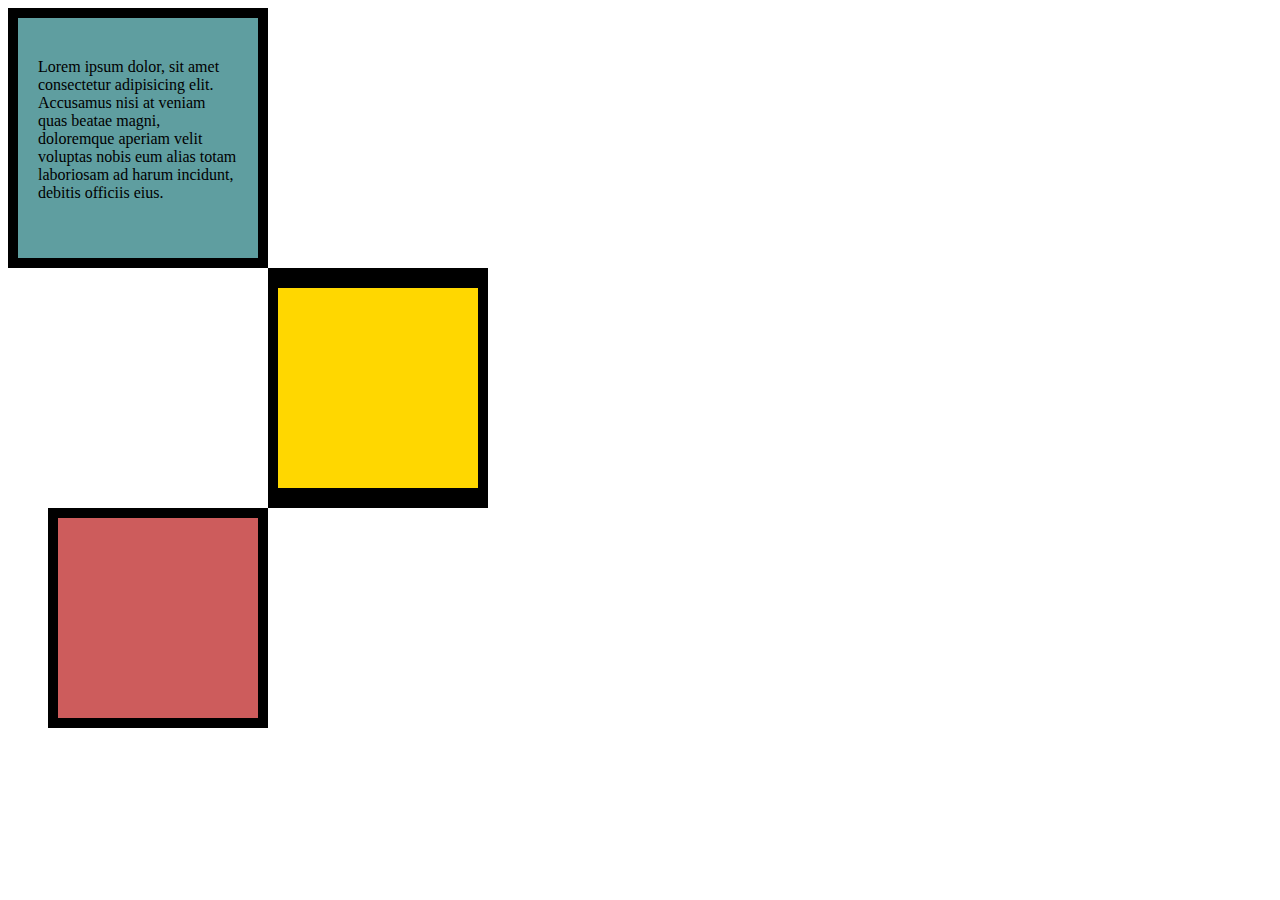
<file: CSS Box model/index.html>
<!DOCTYPE html>
<html lang="en">

<head>
  <meta charset="UTF-8">
  <title>CSS Box Model</title>
  <style>
    /* Write your CSS code here */
  div{
    height : 200px;
    width : 200px;
  }
  p {
    margin-bottom: 20px;
    margin-top: 20px;
  }
  #first{
    background-color:cadetblue ;
    border: solid black 10px;
    padding: 20px;

  }
  #second{
   
    background-color:gold ;
    border: solid black;
    margin-left: 260px;
    border-width: 20px 10px;

  }
  #third{
    background-color: indianred;
    border: solid black;
    margin-left: 40px;
    border-width: 10px;
  }
  </style>
</head>

<body>


  <!-- TODOs:
1. Create 3 Boxes using the div element.

2. Set their sizes to 200px heigh by 200px wide.
3. Set different background colors for each of the boxes (I used cadetblue, gold and indianred).
4. Add a paragraph <p> element into the first div and add the following words:
    Lorem ipsum dolor sit amet, consectetur adipiscing elit. Aliquam at sapien porttitor urna elementum lacinia. In
    id magna pulvinar, ultricies lorem id, vehicula elit. Aliquam eu luctus nisl, vitae pellentesque magna. Phasellus
    dolor metus, laoreet ac convallis sit amet, efficitur sed dolor.
5. Set the 1st div to have 20px padding all around with a black 10px border.
6. Fix the style of the <p> element to remove all margins.
Hint: Use the CSS inspector in Chrome.
7. Set the 2nd div to have a 20px border on top and bottom and 10px border left and right. (See goal image)
8. Set the 3rd div to have a 10px border 
9. Set the margins for the divs so that each box corner touches the other. (See the goal image)
-->
<div id="first">
  <p>Lorem ipsum dolor, sit amet consectetur adipisicing elit. Accusamus nisi at veniam quas beatae magni, doloremque aperiam velit voluptas nobis eum alias totam laboriosam ad harum incidunt, debitis officiis eius.</p>
</div>
<div id="second">

</div>
<div id="third">

</div>
</body>

</html>
</file>
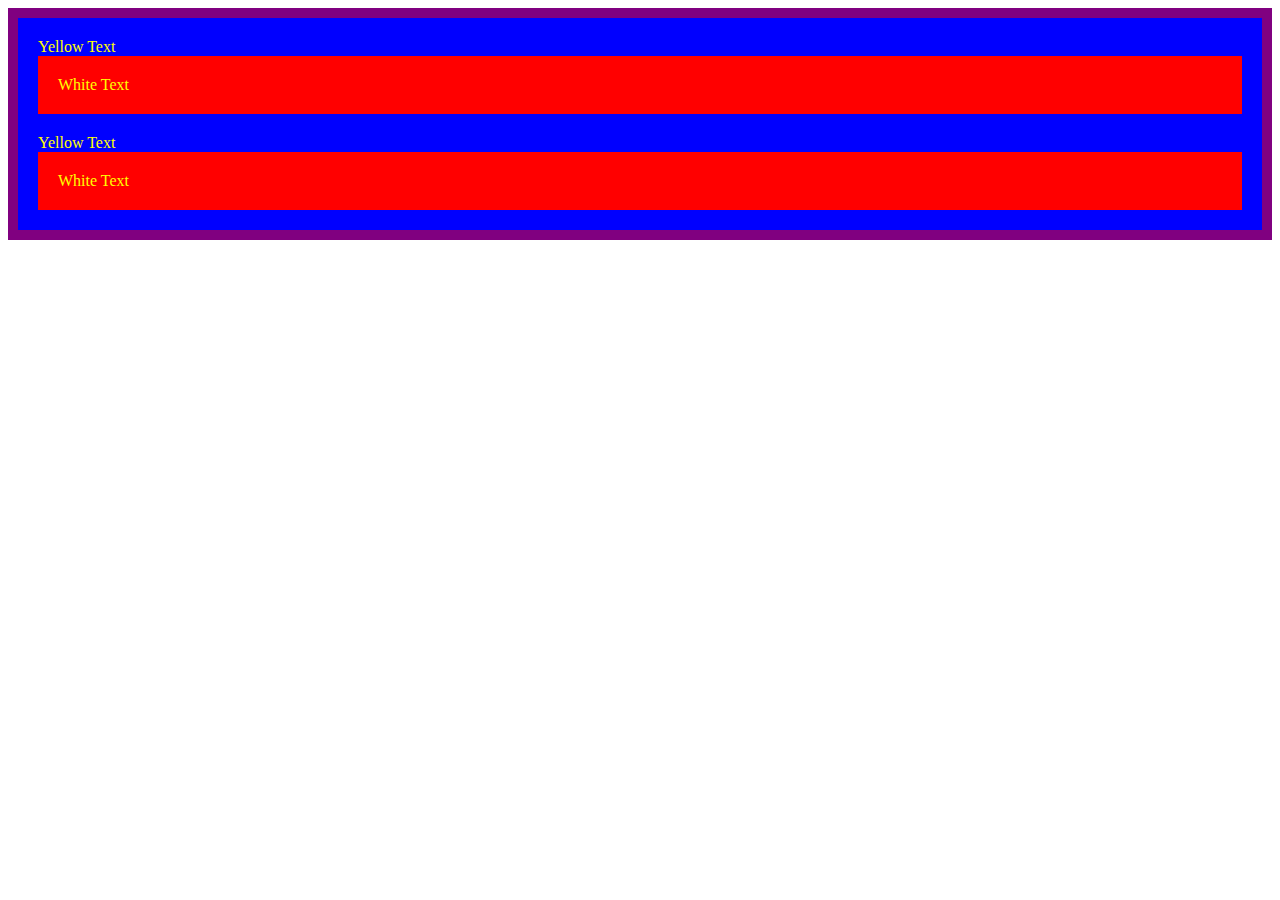
<file: CSS cascade/index.html>
<!DOCTYPE html>
<html lang="en">

<head>
  <meta charset="UTF-8">
  <title>CSS Cascade</title>
  <link rel="stylesheet" href="./style.css">
</head>

<body>
  <div id="outer-box" class="box">
    <div class="box">
      <p>Yellow Text</p>
      <div class="box inner-box">
        <p class="white-text">White Text</p>
      </div>
    </div>
    <div class="box">
      <p>Yellow Text</p>
      <div class="box inner-box">
        <p class="white-text">White Text</p>
      </div>
    </div>
  </div>
</body>

</html>
</file>
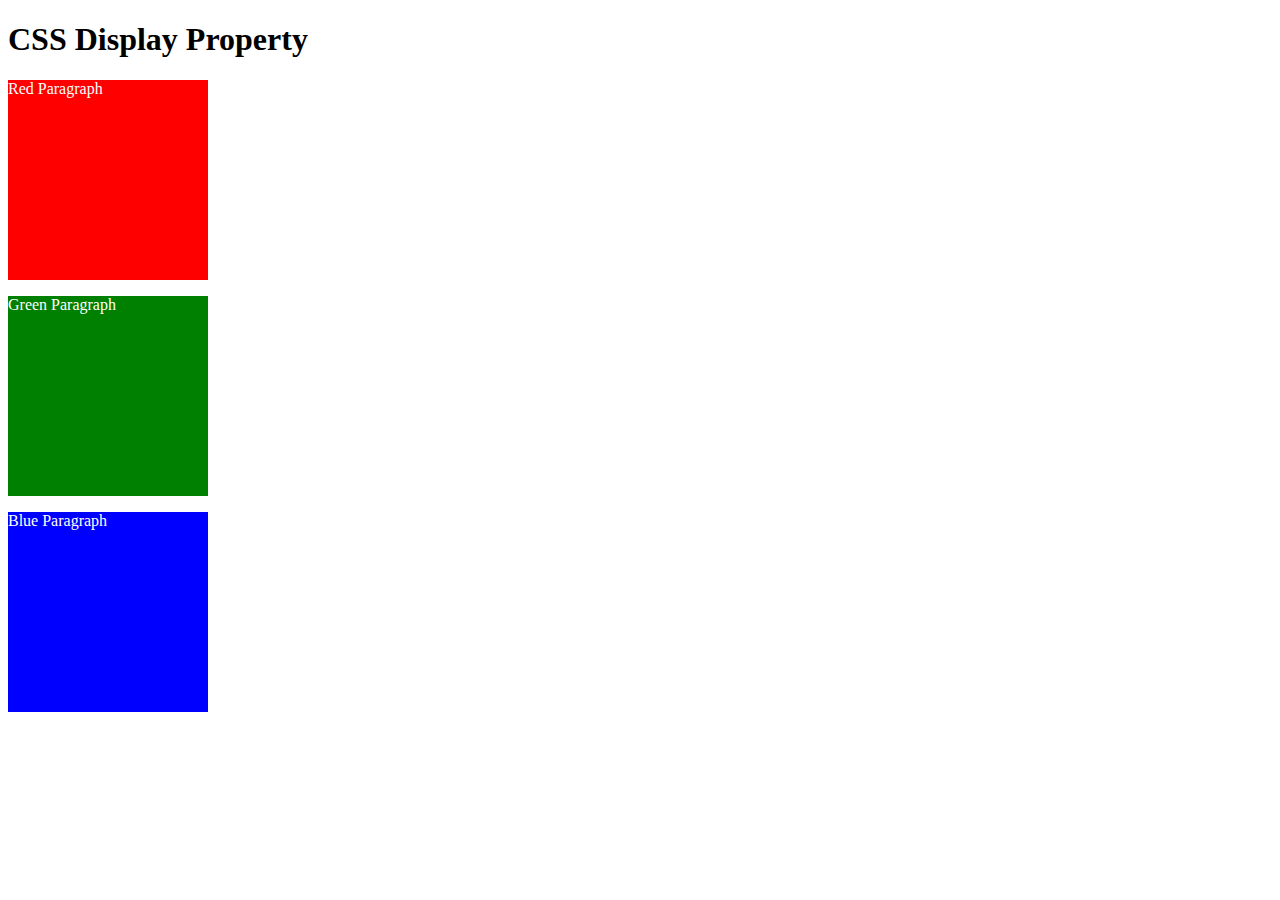
<file: CSS display/index.html>
<!DOCTYPE html>
<html>

<!-- 
  TODO
1. By changing only the display property of the CSS make all 3 squares line up horizontally like in goal1 image.
2. Change only the display property to make all 3 squares line up vertically like in goal2 image. 
-->

<head>
  <title>CSS Display Property Example</title>
  <style>
    p {
      color: white;
    }

    .red {
      display: block;
      width: 200px;
      height: 200px;
      background-color: red;
    }

    .green {
      display: block;
      width: 200px;
      height: 200px;
      background-color: green;
    }

    .blue {
      display: block;
      width: 200px;
      height: 200px;
      background-color: blue;
    }
  </style>
</head>


<body>
  <h1>CSS Display Property</h1>
  <p class="red">Red Paragraph </p>
  <p class="green">Green Paragraph</p>
  <p class="blue">Blue Paragraph</p>
</body>

</html>
</file>
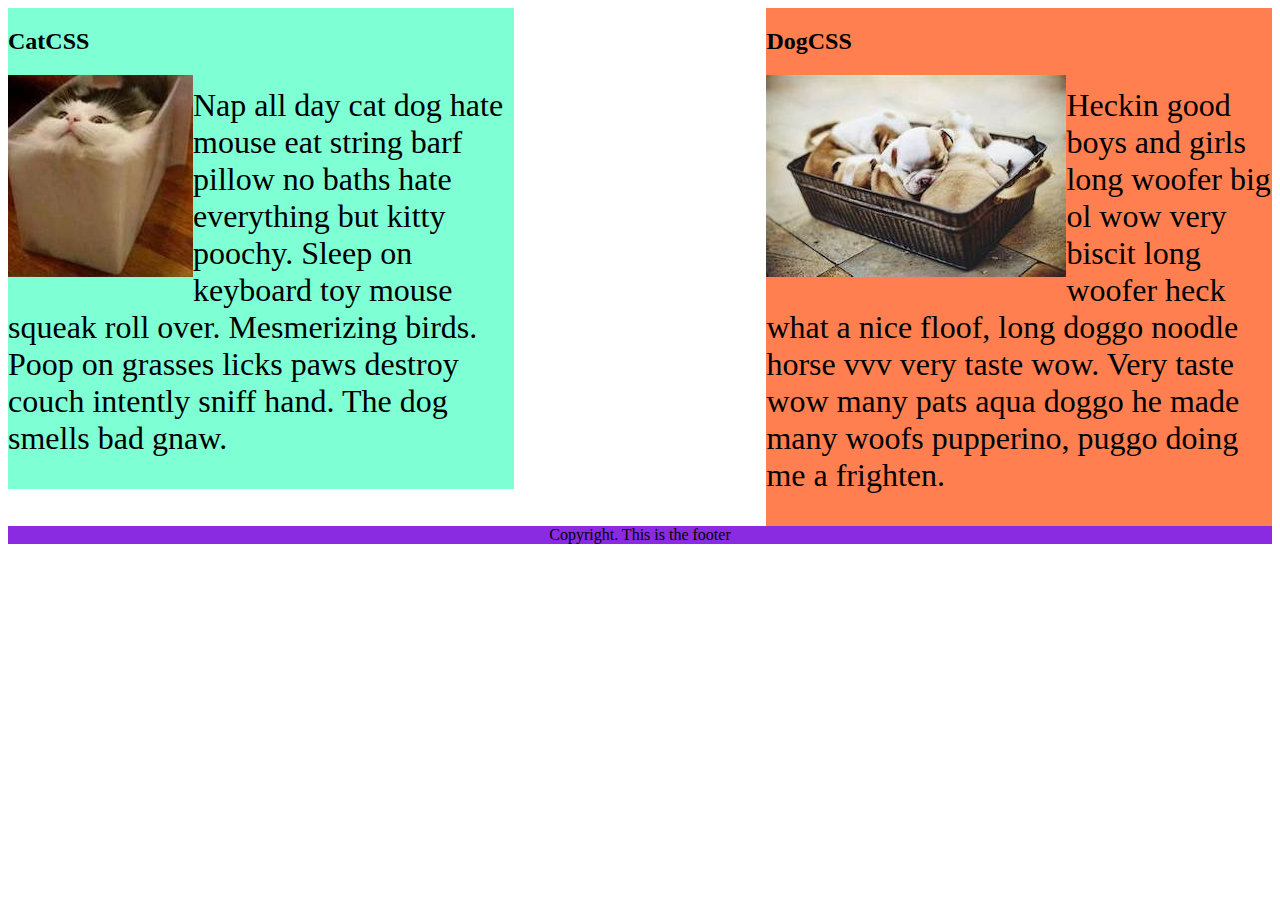
<file: CSS float/index.html>
<!DOCTYPE html>
<html lang="en">

<!-- TODO
1. Make both paragraph elements wrap around the image.
2. Use Float to move the cat div to the left and the dog div to the right.
3. Use clear to make the footer go below both the cat and dog div. -->

<head>
  <meta charset="UTF-8">
  <title>CSS Float</title>
  <style>
    div {
      display: inline-block;
      width: 40%;
    }

    p {
      font-size: 2em;
    }

    .cat {
      background-color: aquamarine;
      float: left;
    }

    .dog {
      background-color: coral;
      float:right
    }

    footer {
      text-align: center;
      background-color: blueviolet;
      clear: both;
    }
    img{
      float: left;
    }
    


  </style>
</head>

<body>
  <div class="cat">
    <h2>CatCSS</h2>

    <img src="cat.jpeg" alt="cat in a box" />
    <p class="first-paragraph">Nap all day cat dog hate mouse eat string barf pillow no baths hate everything but kitty
      poochy. Sleep on keyboard
      toy
      mouse squeak roll over. Mesmerizing birds. Poop on grasses licks paws destroy couch intently sniff hand. The dog
      smells
      bad gnaw.</p>
  </div>
  <div class="dog">
    <h2>DogCSS</h2>
    <img src="dog.jpeg" alt="dogs in a box" />
    <p class="second-paragraph">Heckin good boys and girls long woofer big ol wow very biscit long woofer heck what a
      nice
      floof, long doggo noodle
      horse vvv very taste wow. Very taste wow many pats aqua doggo he made many woofs pupperino, puggo doing me a
      frighten.</p>
  </div>

  <footer>Copyright. This is the footer</footer>
</body>

</html>
</file>
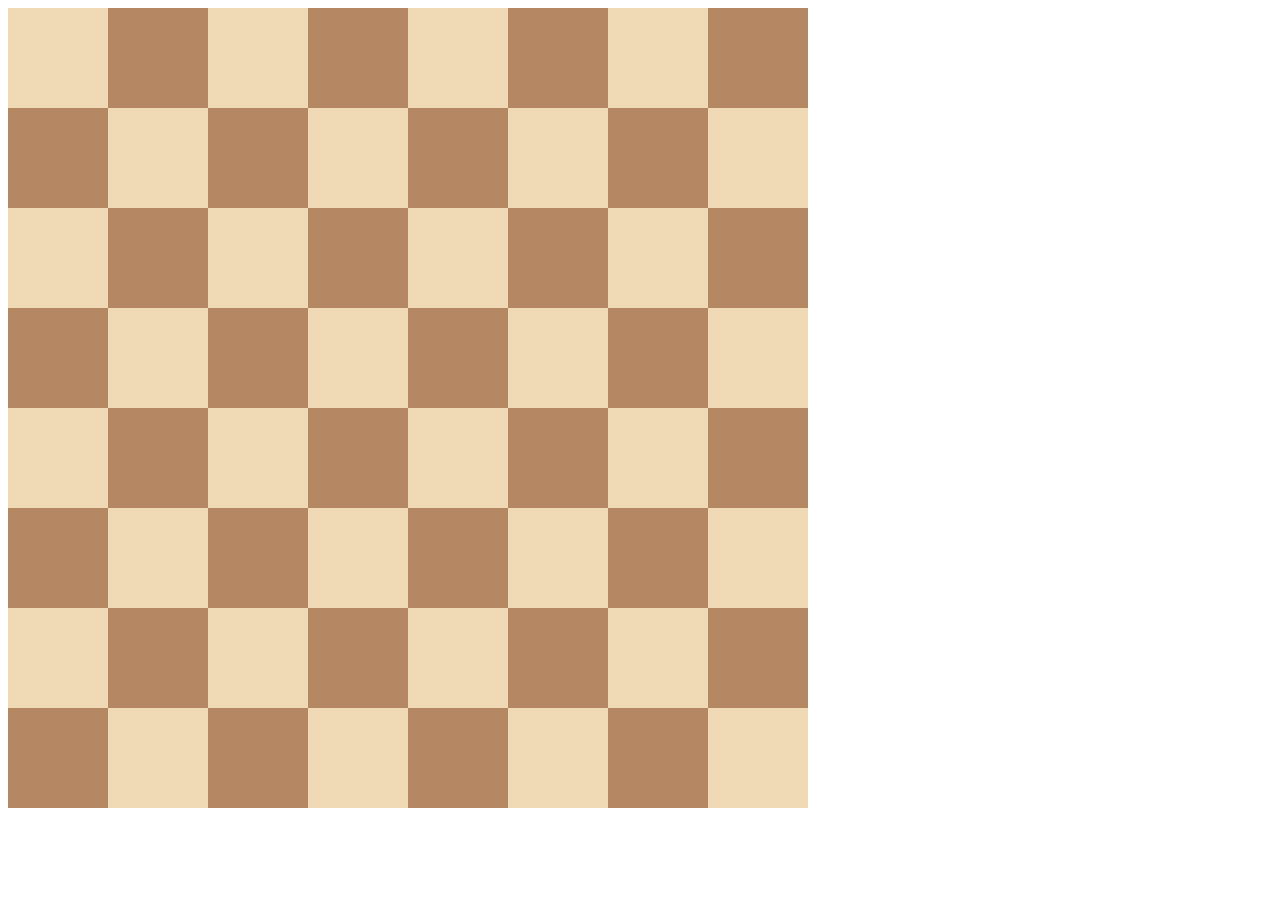
<file: CSS Grid chessboard/index.html>
<!DOCTYPE html>
<html>

<head>
  <title>Chessboard</title>
  <style>
    /* Write your code here */
    /* Each square should be 100px by 100px */
    /* My colours for white: #f0d9b5, black: #b58863 */
    .container{
      width: 800px;
      display: grid;
      grid-template-columns:1fr 1fr 1fr 1fr 1fr 1fr 1fr 1fr;
      grid-template-rows:1fr 1fr 1fr 1fr 1fr 1fr 1fr 1fr  ; 
      
        
     }
     .white{
      width: 100px;
      height: 100px;
      background-color: #f0d9b5 ;
     }
     .black{
      background-color: #b58863;
      width: 100px;
      height: 100px;
    
     }
  </style>
</head>

<body>
  <div class="container">
    <div class="white"></div>
    <div class="black"></div>
    <div class="white"></div>
    <div class="black"></div>
    <div class="white"></div>
    <div class="black"></div>
    <div class="white"></div>
    <div class="black"></div>
    <div class="black"></div>
    <div class="white"></div>
    <div class="black"></div>
    <div class="white"></div>
    <div class="black"></div>
    <div class="white"></div>
    <div class="black"></div>
    <div class="white"></div>
    <div class="white"></div>
    <div class="black"></div>
    <div class="white"></div>
    <div class="black"></div>
    <div class="white"></div>
    <div class="black"></div>
    <div class="white"></div>
    <div class="black"></div>
    <div class="black"></div>
    <div class="white"></div>
    <div class="black"></div>
    <div class="white"></div>
    <div class="black"></div>
    <div class="white"></div>
    <div class="black"></div>
    <div class="white"></div>
    <div class="white"></div>
    <div class="black"></div>
    <div class="white"></div>
    <div class="black"></div>
    <div class="white"></div>
    <div class="black"></div>
    <div class="white"></div>
    <div class="black"></div>
    <div class="black"></div>
    <div class="white"></div>
    <div class="black"></div>
    <div class="white"></div>
    <div class="black"></div>
    <div class="white"></div>
    <div class="black"></div>
    <div class="white"></div>
    <div class="white"></div>
    <div class="black"></div>
    <div class="white"></div>
    <div class="black"></div>
    <div class="white"></div>
    <div class="black"></div>
    <div class="white"></div>
    <div class="black"></div>
    <div class="black"></div>
    <div class="white"></div>
    <div class="black"></div>
    <div class="white"></div>
    <div class="black"></div>
    <div class="white"></div>
    <div class="black"></div>
    <div class="white"></div>
  </div>
</body>

</html>
</file>
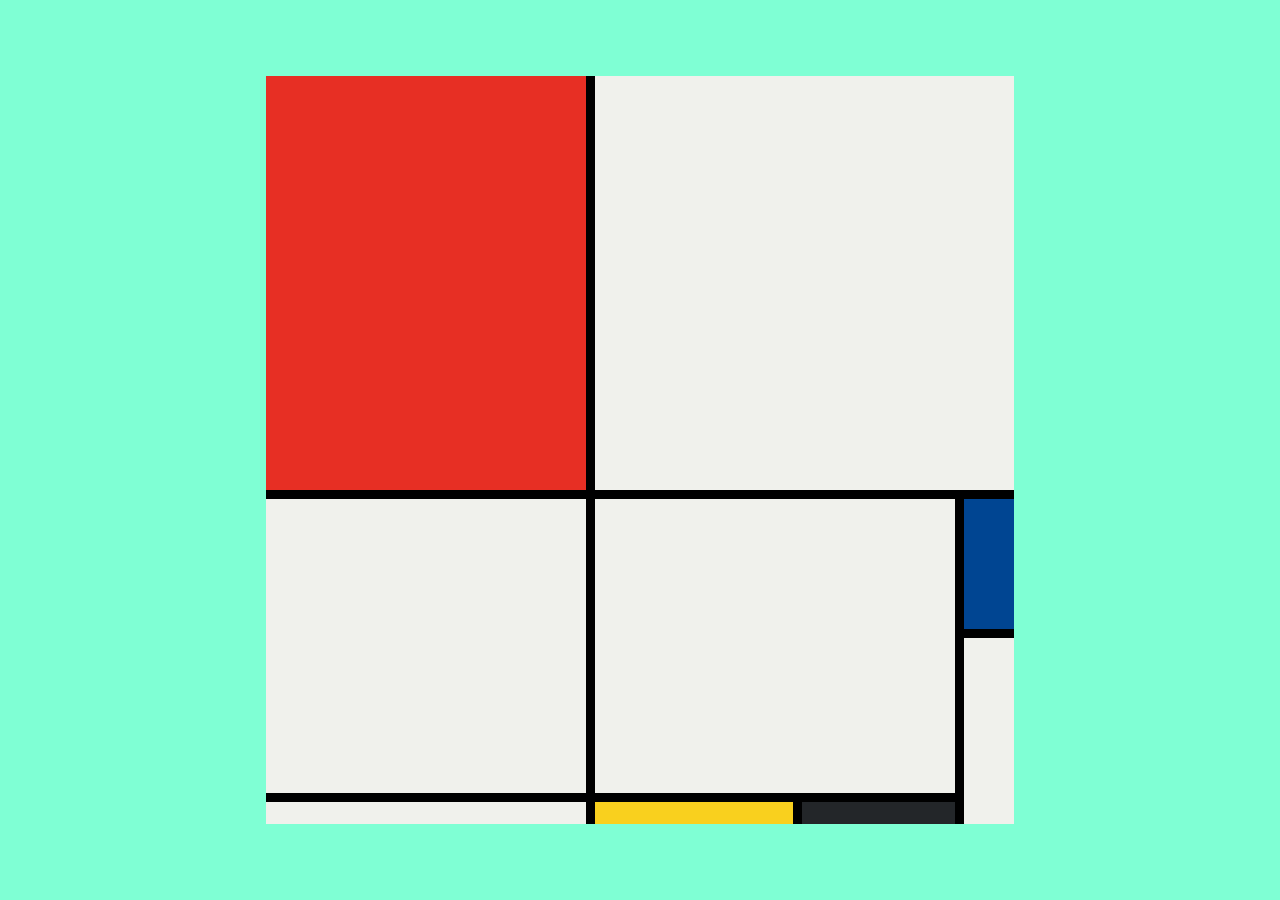
<file: CSS grid mandorian project/index.html>
<!DOCTYPE html>
<html lang="en">

<head>
  <meta charset="UTF-8">
  <meta name="viewport" content="width=device-width, initial-scale=1.0">
  <title>Mondrian Project</title>
  <style>
    /* 
    Write your CSS here 
    Gap Colour: #000
    White: #F0F1EC
    Red: #E72F24
    Black: #232629
    Blue: #004592
    Yellow: #F9D01E

    For dimensions, see dimensions.png image.
    HINT: Remember you can't change the properties of grid lines.
    But grid lines are transparent!
    */
    body{
      background-color: aquamarine;
      display: flex;
      justify-content: center;
      align-items: center;
      height: 100vh;
      margin: 0;
      padding: 0;
    }
    .container{
      display: grid;
      grid-template-columns:320px 198px 153px 50px;
      grid-template-rows:   414px 130px 155px 22px ;
      gap: 9px;
      background-color: #000;
      width: 748px;
      height: 748px;
    }
    .item{
      
    }
    .white1{
      background-color:#F0F1EC ;
      grid-column: 2/5;
    }
    .white2{
       background-color: #F0F1EC;
       grid-area:2/1/4/2;
    }
    .white3{
      background-color: #F0F1EC;
      grid-area: 2/2/4/4;
    }
    .white4{
      background-color: #F0F1EC;
      grid-area: 3/4/-1/-1;
    }
    .white5{
      background-color: #F0F1EC;
    }
    .red{
      background-color: #E72F24;
    }
    .yellow{
      background-color:#F9D01E ;
    }
    .blue{
      background-color:#004592 ;
      border-bottom:10px;
    }
    .black{
      background-color:#232629 ;
      
    }
  </style>
</head>

<body>
  <!-- Write your HTML here -->
  <div class="container">
    <div class=" item red"></div>
    <div class="item white1"></div>
    
    <div class=" item white2"></div>
    <div class=" item white3"></div>
    <div class="item blue"></div>
    
    
    <div class="item white4"></div>
    <div class="item white5"></div>
    <div class="item yellow"></div>
    <div class="item black"></div>
    
    



    
  </div>
</body>

</html>
</file>
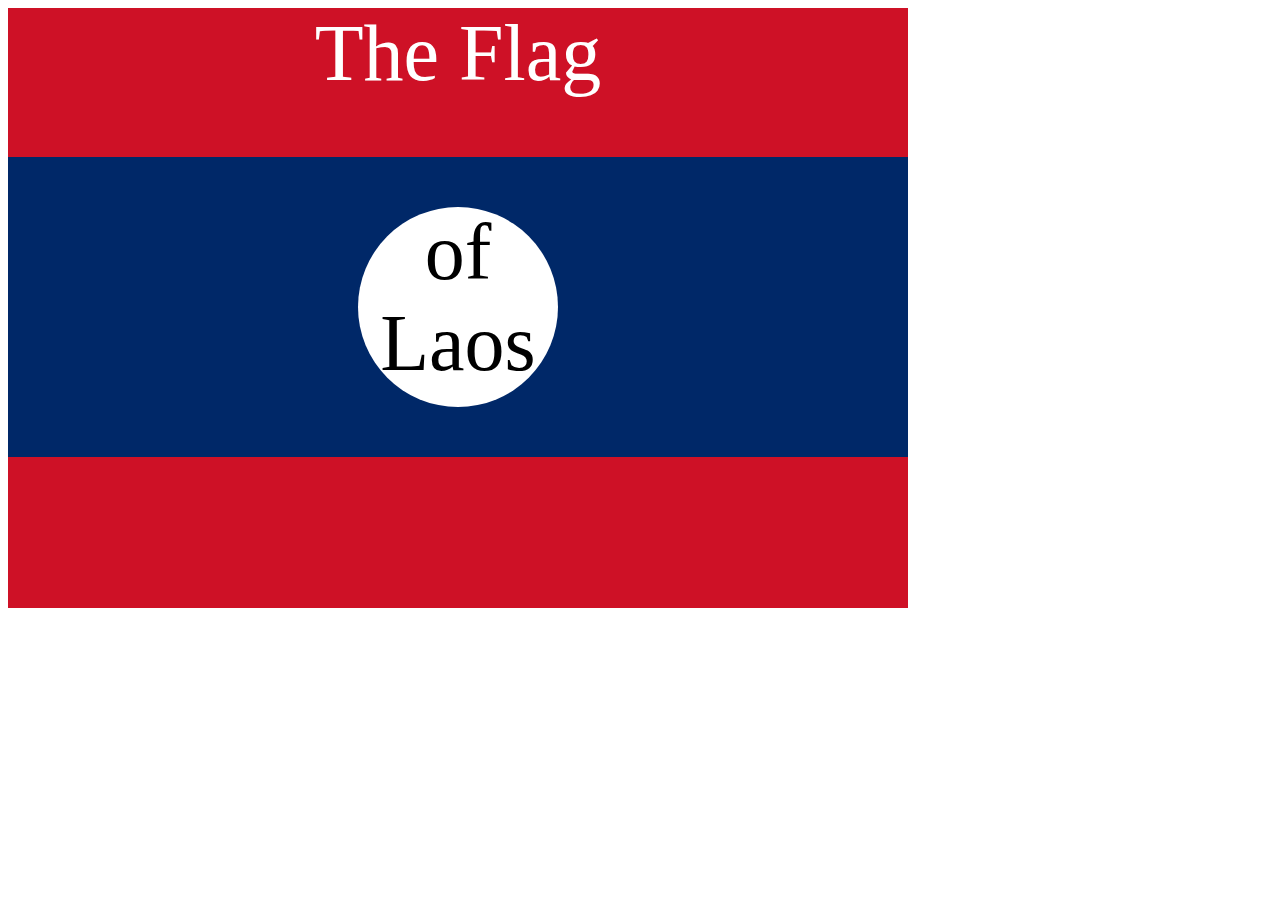
<file: CSS positioning/index.html>
<!DOCTYPE html>
<html lang="en">

<head>
  <meta charset="UTF-8">
  <title>CSS Flag Project</title>
  <style>
    /* Write your CSS Code here */
    /* Red rect */
    .flag{
      background-color: rgb(206, 17, 38);
      height:600px ;
      width: 900px;
  
    }
   
    
    .flag div>div{
      text-align: center;
      color: black;
      text-align:center;
    }
    
    .flag div{
      height: 300px;
      width:900px;
      background-color: #002868;
      margin-top: 125px;
      position: absolute;
      margin-top:58px ;
      
    }
    .flag div div{
       height: 200px;
       width: 200px;
       border-radius: 50%;
       background-color:white;
       position: relative;
       top: 50px;
       left: 350px;
       font-size: larger;
       padding: 0;
       margin: 0;
       font-size: 5rem;
    }
    p{
      color: white;
      text-align: center;
      font-size: 5rem;
      margin: 0;
      padding: 0;
    }
    .flag div>div p{
      color: black;
    }
    
   
 
  </style>
</head>

<!-- 
  IMPORTANT! Do not change any HTML
Don't add any classes/ids/elements 
Use what you know about combining selectors 
and CSS specificity instead.
Hint 1: The flag is 900px by 600px and the circle is 200px by 200px.
Hint 2: You can use CSS inspection to get the colors from
https://appbrewery.github.io/flag-of-laos/
-->

<body>
  <div class="flag">
    <p>The Flag</p>
    <div>
      <div>
        <p>of Laos</p>
      </div>
    </div>
  </div>
</body>

</html>
</file>
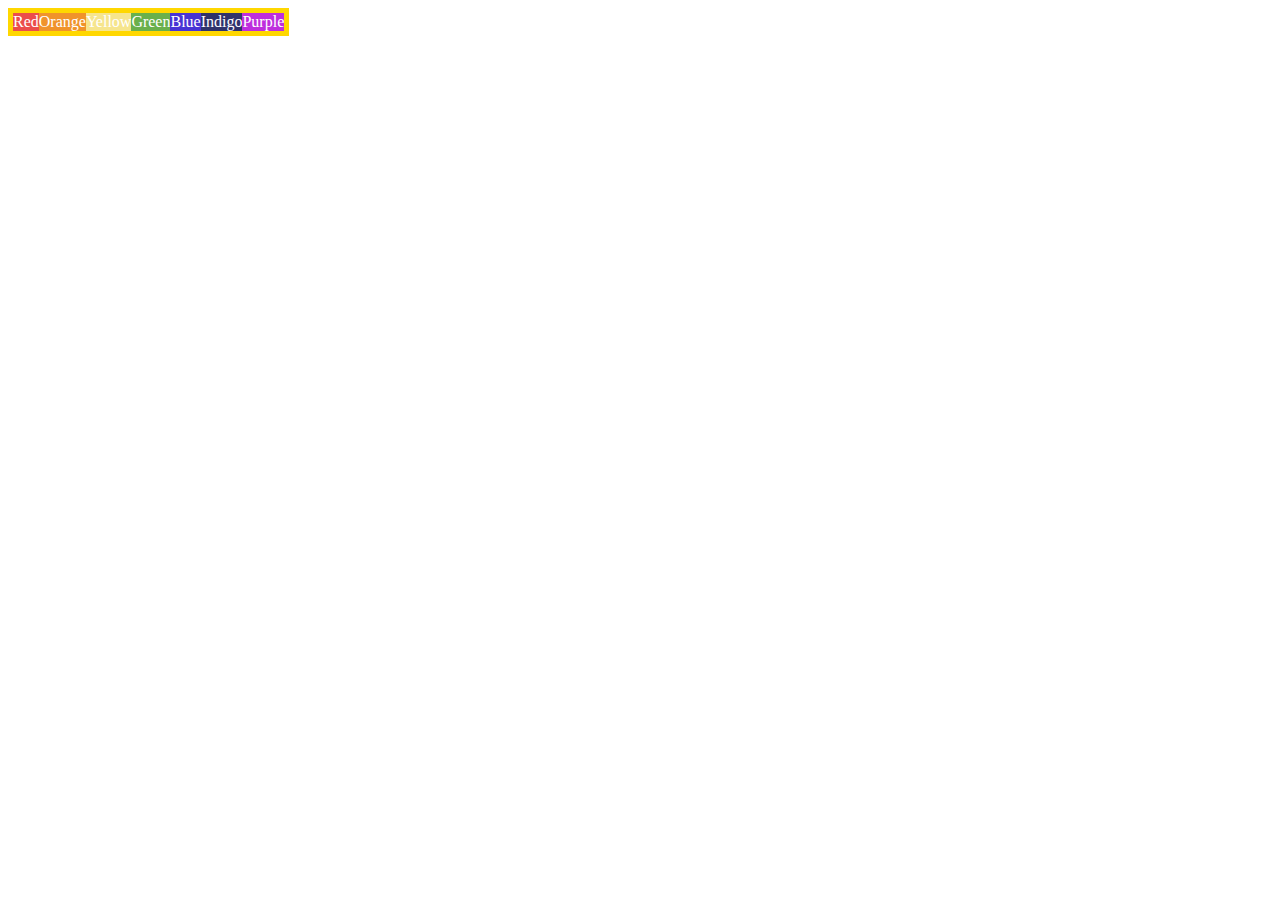
<file: Flex direction/index.html>
<!DOCTYPE html>
<html lang="en">

<head>
  <meta charset="UTF-8">
  <meta name="viewport" content="width=device-width, initial-scale=1.0">
  <title>Flex Direction</title>
  <!-- HINT:
  https://developer.mozilla.org/en-US/docs/Web/CSS/Universal_selectors
  https://developer.mozilla.org/en-US/docs/Learn/CSS/Building_blocks/Selectors/Combinators 
  -->
  <style>
    .container {
      color: white;
      border: 5px solid gold;
      display: inline-flex;
      flex-direction: row;
      
      
    }
    div>div{
      flex: basis 100px;

    }

    /*
Select all the elements that are the direct
children of the .container class.
    */

    .red {background-color: #eb4d4b;}
    .orange {background-color: #f0932b;}
    .yellow {background-color: #f6e58d;}
    .green {background-color: #6ab04c;}
    .blue {background-color: #4834d4;}
    .indigo {background-color: #30336b;}
    .purple {background-color: #be2edd;}
  </style>
</head>

<body>
  <div class="container">
    <div class="red">Red</div>
    <div class="orange">Orange</div>
    <div class="yellow">Yellow</div>
    <div class="green">Green</div>
    <div class="blue">Blue</div>
    <div class="indigo">Indigo</div>
    <div class="purple">Purple</div>
  </div>
  
</body>

</html>
</file>
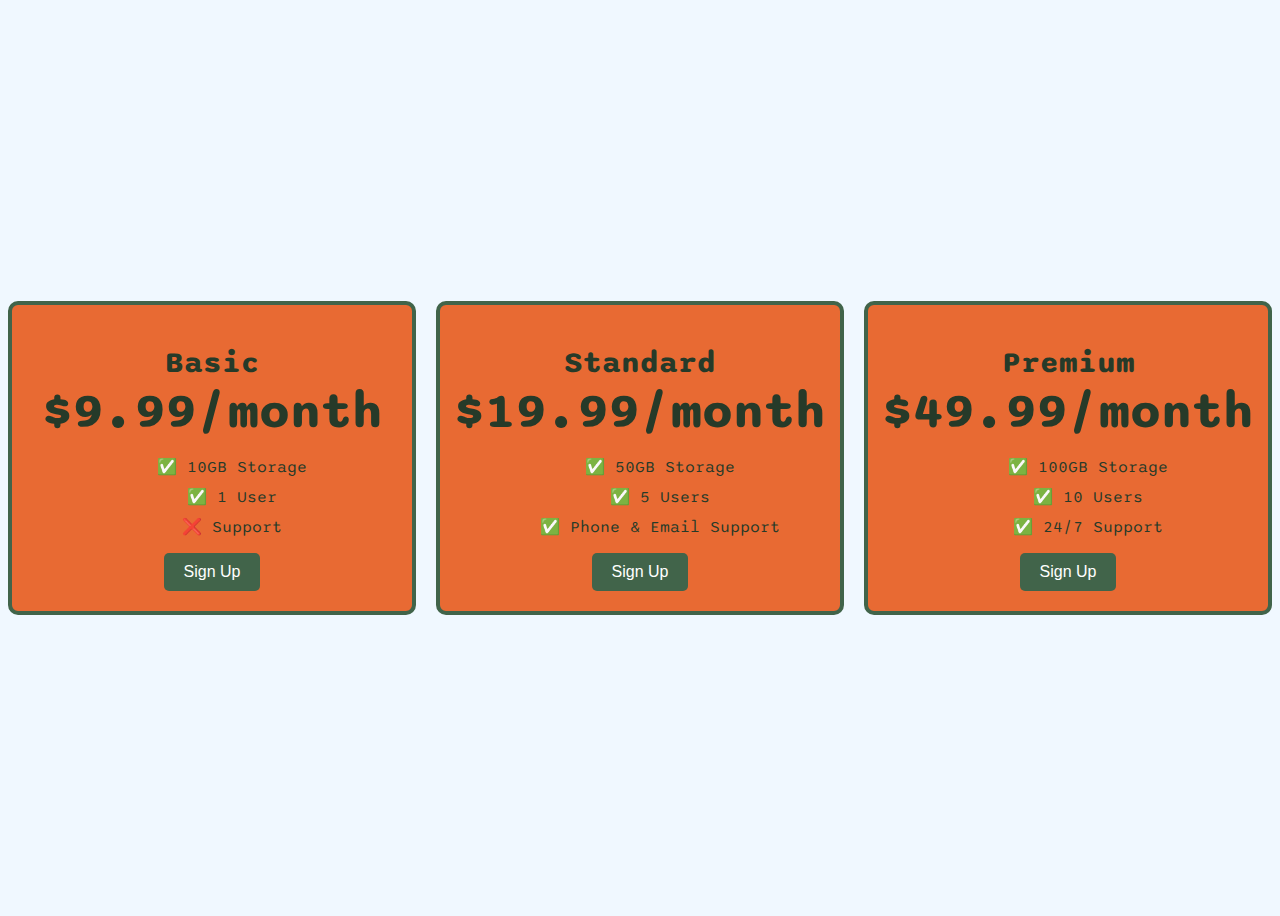
<file: Flex-box pricing/index.html>
<!DOCTYPE html>
<html>

<head>
  <title>Flexbox Pricing Table</title>
  <link rel="preconnect" href="https://fonts.googleapis.com">
  <link rel="preconnect" href="https://fonts.gstatic.com" crossorigin>
  <link href="https://fonts.googleapis.com/css2?family=Sono:wght@400;700&display=swap" rel="stylesheet">
  <style>
    body {
      font-family: 'Sono', sans-serif;
      background-color: aliceblue;
    }

    /* Hint: What can you do with a media query and flexbox? 
    @media (max-width: 1250px) 
      .parent-container{
        background-color: aliceblue;
      }{}*/
      .pricing-container{
        display:flex;
        flex-wrap: wrap;
        color:#263A29;
        justify-content: center;
        align-items: center;
        height: 100vh;
        gap: 20px;
      }
      .pricing-plan{
        flex: 1;
        background-color: #E86A33;
        border:solid 4px #41644A;
        border-radius: 10px;
        max-width: 400px;
        text-align: center;
        padding-top: 40px;
         
      }
      .plan-button{
        color:white;
        border: 1px solid black;
        background-color:  #41644A;
        border: none;
        padding: 10px 20px;
        font-size: 16px;
        border-radius: 5px;
        margin-bottom: 20px;

      }
      ul {
        list-style: none;
        text-align: center;
    }
    .plan-title{
      font-weight: bold;
      font-size: 30px;
    }
    .plan-price{
      font-weight: bold;
      font-size: 50px;
    }
    .plan-features li{
      margin: 10px;
    }
    
    @media (max-width: 1250px) {
       .pricing-container{
        display: flex;
        flex-direction: column;
        height: 100%;
        max-width: 100%;
       }
    }
  </style>
</head>

<body>
<div class="parent-container">
  <div class="pricing-container">
    <div class="pricing-plan">
      <div class="plan-title">Basic</div>
      <div class="plan-price">$9.99/month</div>
      <ul class="plan-features">
        <li>✅ 10GB Storage</li>
        <li>✅ 1 User</li>
        <li>❌ Support</li>
      </ul>
      <button class="plan-button">Sign Up</a>
    </div>
    <div class="pricing-plan">
      <div class="plan-title">Standard</div>
      <div class="plan-price">$19.99/month</div>
      <ul class="plan-features">
        <li>✅ 50GB Storage</li>
        <li>✅ 5 Users</li>
        <li>✅ Phone &amp; Email Support</li>
      </ul>
      <button class="plan-button">Sign Up</a>
    </div>
    <div class="pricing-plan">
      <div class="plan-title">Premium</div>
      <div class="plan-price">$49.99/month</div>
      <ul class="plan-features">
        <li>✅ 100GB Storage</li>
        <li>✅ 10 Users</li>
        <li>✅ 24/7 Support</li>
      </ul>
      <button class="plan-button">Sign Up</a>
    </div>
  </div>
</div>
</body>

</html>
</file>
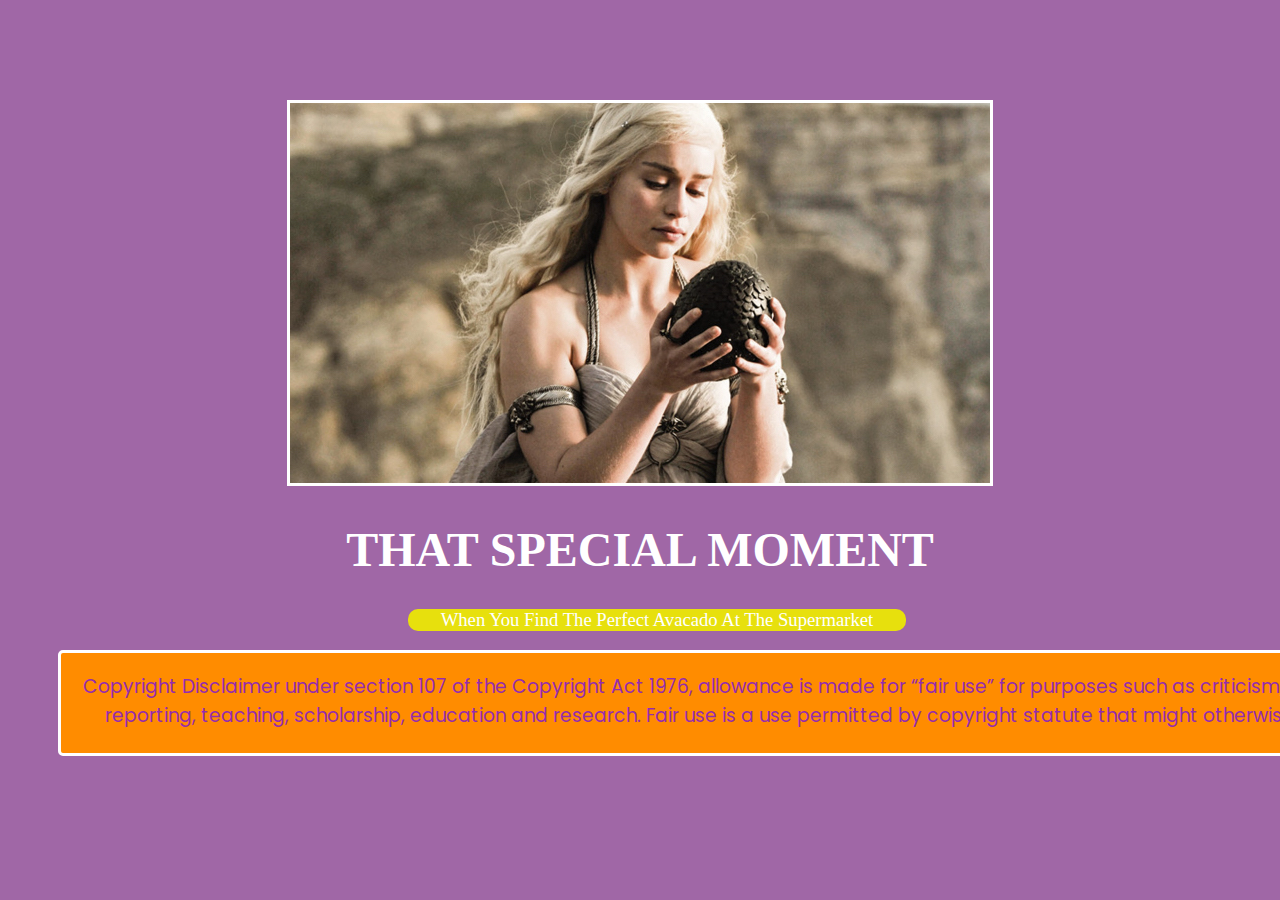
<file: Meme project/index.html>
<!-- 
  TODO: Create a motivational post website.
Style it how ever you like. 
Look at the goal image for inspiration.
But it must have the following features:
1. The main h1 text should be using the Regular Libre Baskerville Font from Google Fonts:
  https://fonts.google.com/specimen/Libre+Baskerville
2. The text should be white and background black.
3. Add your own image into the images folder inside assets. It should have a 5px white border.
4. The text should be center aligned.
5. Create a div to contain the h1, p and img elements. Adjust the margins so that the image and text are centered on the page. 
  Hint: You horizontally center a div by giving it a width of 50% and a margin-left of 25%.
  Hint: Set the image to have a width of 100% so it fills the div. 
6. Read about the text-transform property on MDN docs to make the h1 uppercase with CSS.
  https://developer.mozilla.org/en-US/docs/Web/CSS/text-transform 
-->
<!DOCTYPE html>
<html lang="en">
<head>
  <meta charset="UTF-8">
  <meta http-equiv="X-UA-Compatible" content="IE=edge">
  <meta name="viewport" content="width=device-width, initial-scale=1.0">
  <title>Danerys Meme</title>
  <link rel="stylesheet" href="./style.css">
  <link rel="preconnect" href="https://fonts.googleapis.com">
  <link rel="preconnect" href="https://fonts.gstatic.com" crossorigin>
  <link href="https://fonts.googleapis.com/css2?family=Libre+Baskerville&display=swap" rel="stylesheet">
  <link rel="preconnect" href="https://fonts.googleapis.com">
  <link rel="preconnect" href="https://fonts.gstatic.com" crossorigin>
  <link href="https://fonts.googleapis.com/css2?family=Encode+Sans&family=Poppins&display=swap" rel="stylesheet">
</head>
<body>
 <div class="poster">
       <img id="danerys" src="assets\images\daenerys.jpeg" >
       <h1 id="heading">that special moment</h1>
       <p id="para">when you find the perfect avacado at the supermarket</p>
 </div>
 <div class="box">
      <p>Copyright Disclaimer under section 107 of the Copyright Act 1976, allowance is made for “fair use” for purposes such as criticism, comment, news reporting, teaching, scholarship, education and research. Fair use is a use permitted by copyright statute that might otherwise be infringing.</p>
 </div>
</body>
</html>
</file>
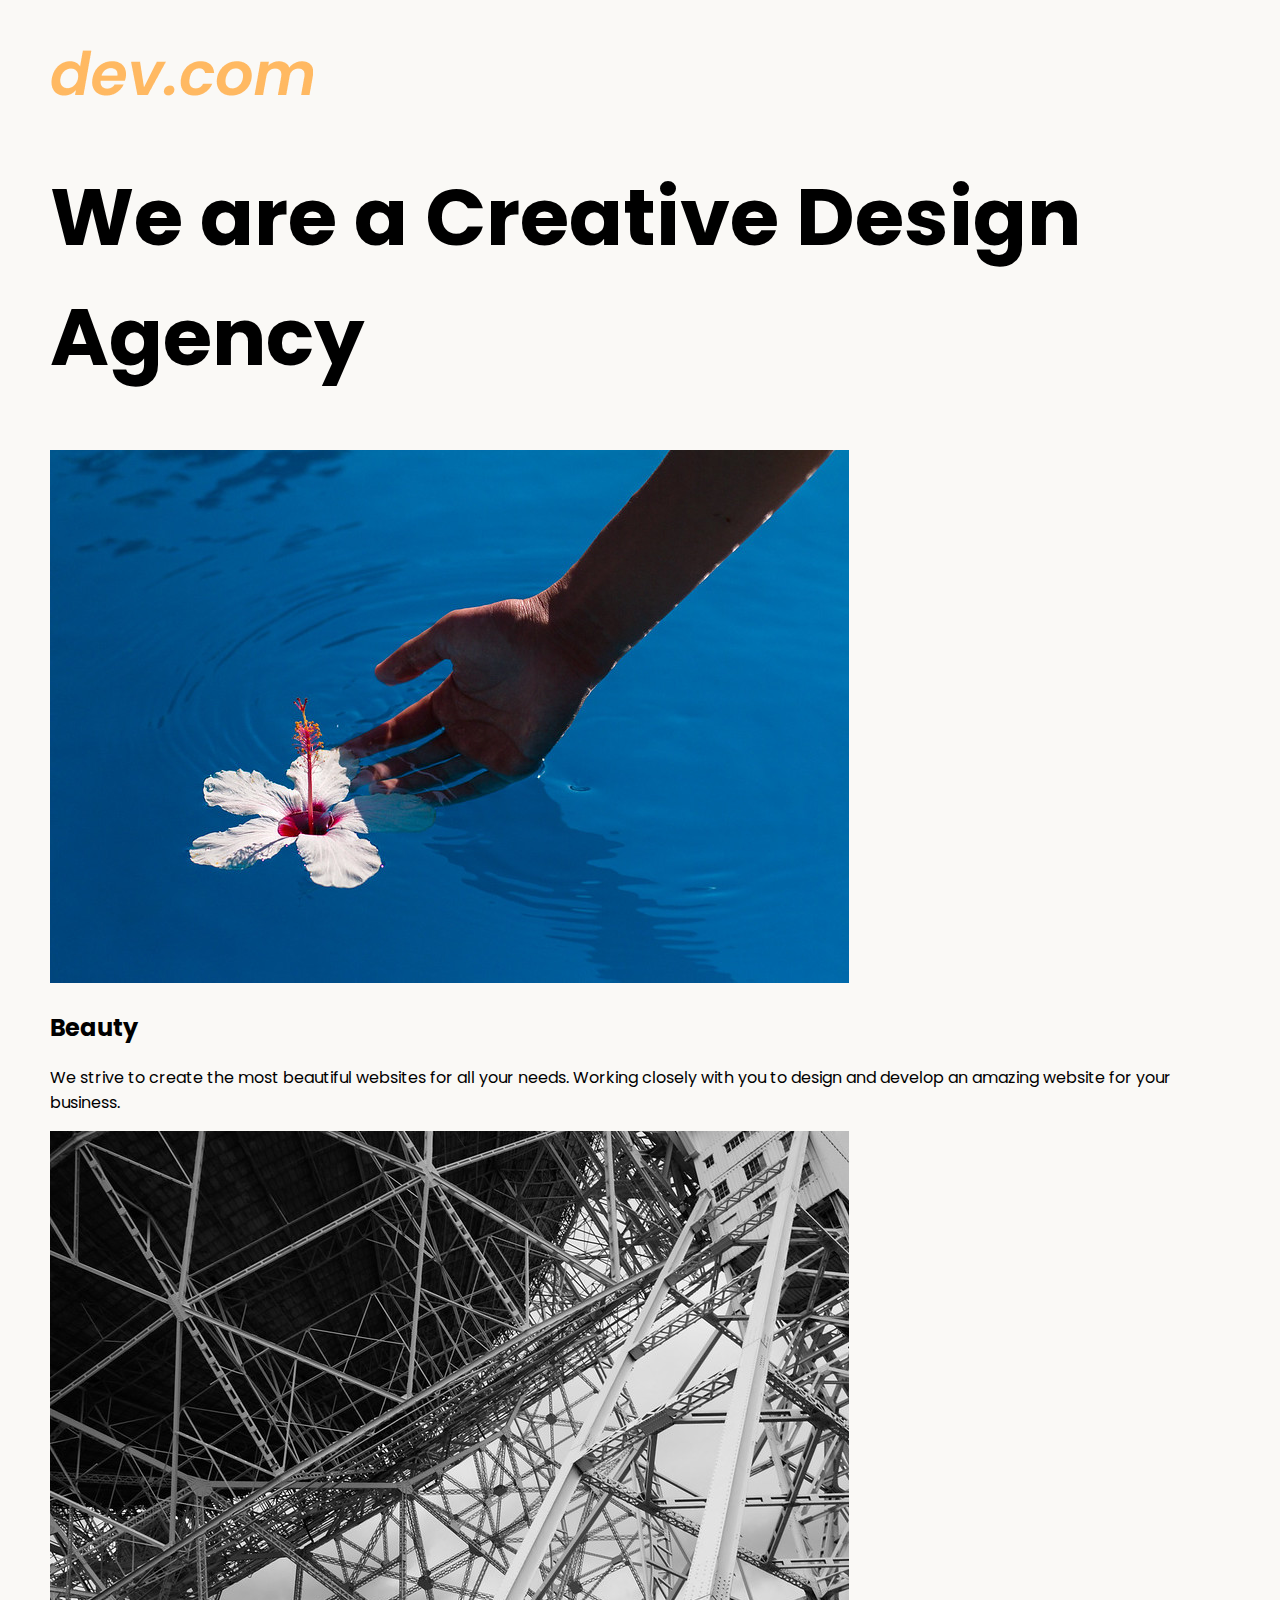
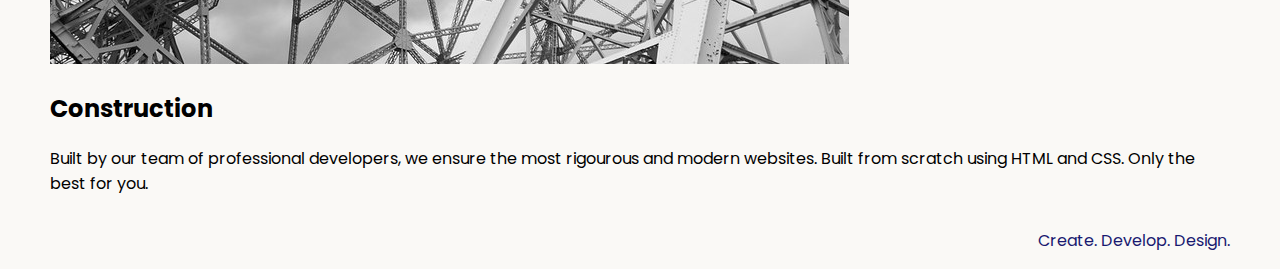
<file: Web Design/index.html>
<!DOCTYPE html>
<html lang="en">

<head>
  <meta charset="UTF-8">
  <meta name="viewport" content="width=device-width, initial-scale=1.0">
  <title>Agency</title>
  <link rel="stylesheet" href="./style.css">
  <link rel="preconnect" href="https://fonts.googleapis.com">
  <link rel="preconnect" href="https://fonts.gstatic.com" crossorigin>
  <link href="https://fonts.googleapis.com/css2?family=Poppins:wght@400;700&display=swap" rel="stylesheet">
</head>

<body>
  <div class="main">
    <img class="logo" src="./assets/images/logo.png" alt="logo">
    <h1>We are a Creative Design Agency</h1>
    <div class="left card"><img class="tile-image" src="./assets/images/beautiful.jpg" alt="hand and flower in water">
      <h2 class="card-title">Beauty</h2>
      <p class="card-text">We strive to create the most beautiful websites for all your needs. Working closely with you
        to
        design and
        develop an amazing website for your business.</p>
    </div>

    <div class="right card"><img class="tile-image" src="./assets/images/construction.jpg" alt="metal structure">
      <h2 class="card-title">Construction</h2>
      <p>Built by our team of professional developers, we ensure the most rigourous and modern websites. Built from
        scratch using HTML and CSS. Only the best for you.</p>
    </div>

  </div>
  <footer>
    <p>Create. Develop. Design.</p>
  </footer>
</body>

</html>
</file>
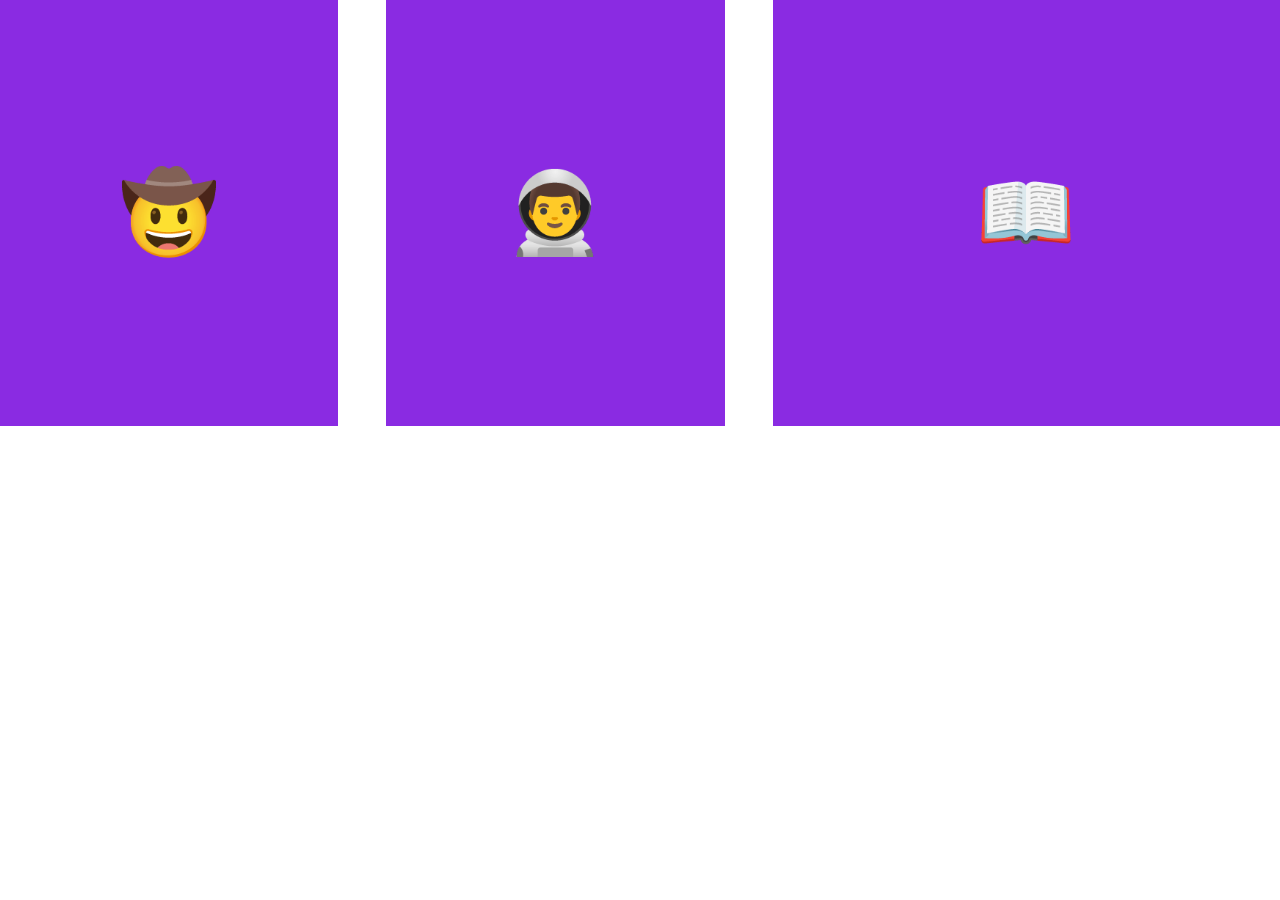
<file: CSS grid placement/exercise1.html>
<!DOCTYPE html>
<html lang="en">

<head>
  <meta charset="UTF-8">
  <meta name="viewport" content="width=device-width, initial-scale=1.0">
  <title>Grid Placement</title>
  <style>
    body {
      padding: 0;
      margin: 0;
    }

    .container {
      height: 100vh;
      display: grid;
      gap: 3rem;
      grid-template-columns: 1fr 1fr 1.5fr;
      grid-template-rows: 1fr 1fr;
    }

    .item {
      font-size: 5rem;
      color: white;
      font-family: Arial, Helvetica, sans-serif;
      background-color: blueviolet;
      /* TODO: Use Flexbox to align the text to the center horizontally and vertically. 
      See goal1 image.
      */
    }
    .item {
            display: flex;
            justify-content: center;
            align-items: center;
    }
  </style>
</head>

<body>
  <div class="container">
    <div class="item cowboy">🤠</div>
    <div class="item astronaut">👨‍🚀</div>
    <div class="item book">📖</div>
  </div>
</body>

</html>
</file>
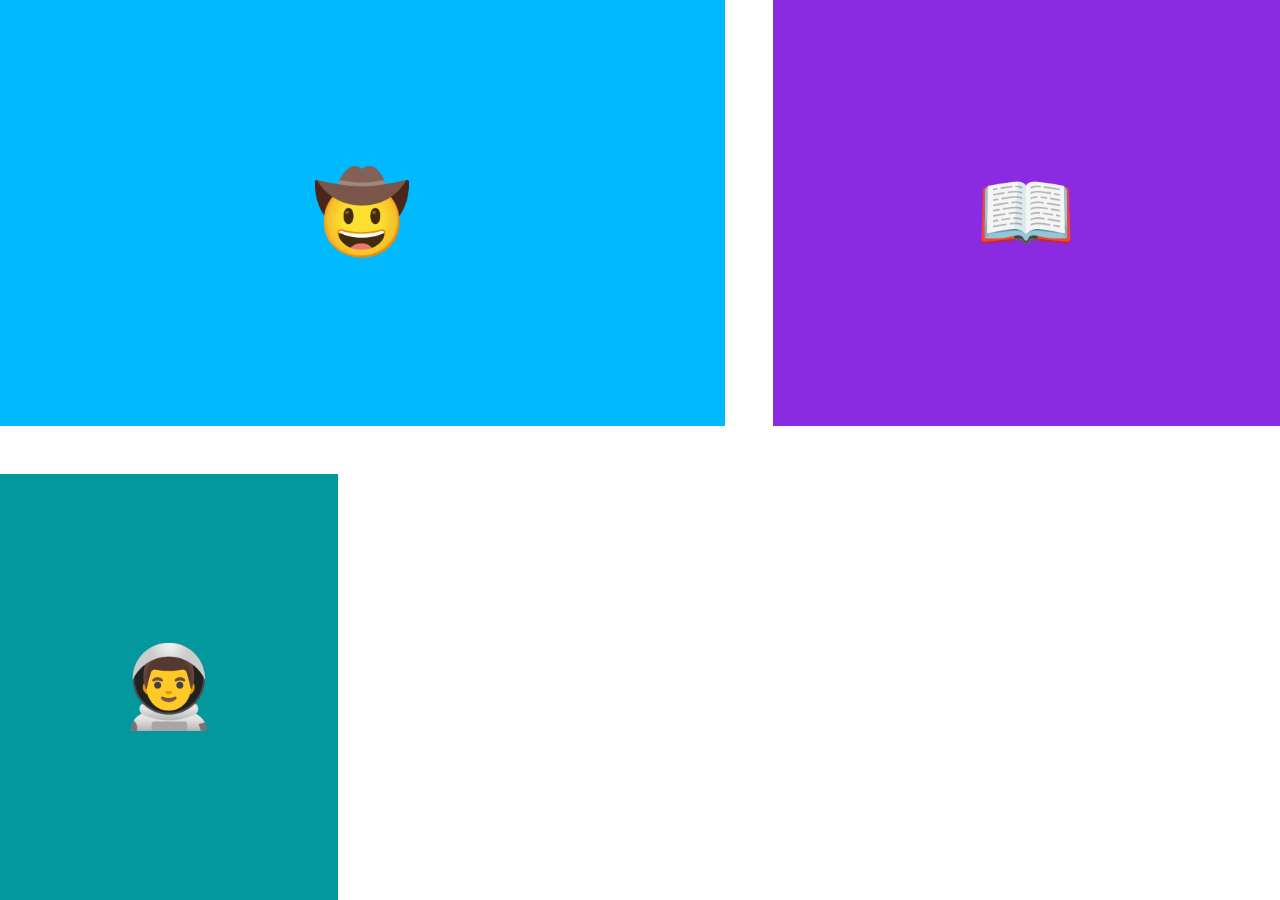
<file: CSS grid placement/exercise2.html>
<!DOCTYPE html>
<html lang="en">

<head>
  <meta charset="UTF-8">
  <meta name="viewport" content="width=device-width, initial-scale=1.0">
  <title>Grid Placement</title>
  <style>
    body {
      padding: 0;
      margin: 0;
    }

    .container {
      height: 100vh;
      display: grid;
      gap: 3rem;
      grid-template-columns: 1fr 1fr 1.5fr;
      grid-template-rows: 1fr 1fr;
    }

    .item {
      font-size: 5rem;
      color: white;
      font-family: Arial, Helvetica, sans-serif;
      background-color: blueviolet;
      display: flex;
      align-items: center;
      justify-content: center;

    }

    .cowboy {
      background-color: #00B9FF;
      grid-column: span 2;
    }

    .astronaut {
      background-color: #03989E;
      order: 1;

      /* TODO: Make the astronaut box look like the goal2 image. */

    }
  </style>
</head>

<body>
  <div class="container">
    <div class="item cowboy">🤠</div>
    <div class="item astronaut">👨‍🚀</div>
    <div class="item book">📖</div>
  </div>
</body>

</html>
</file>
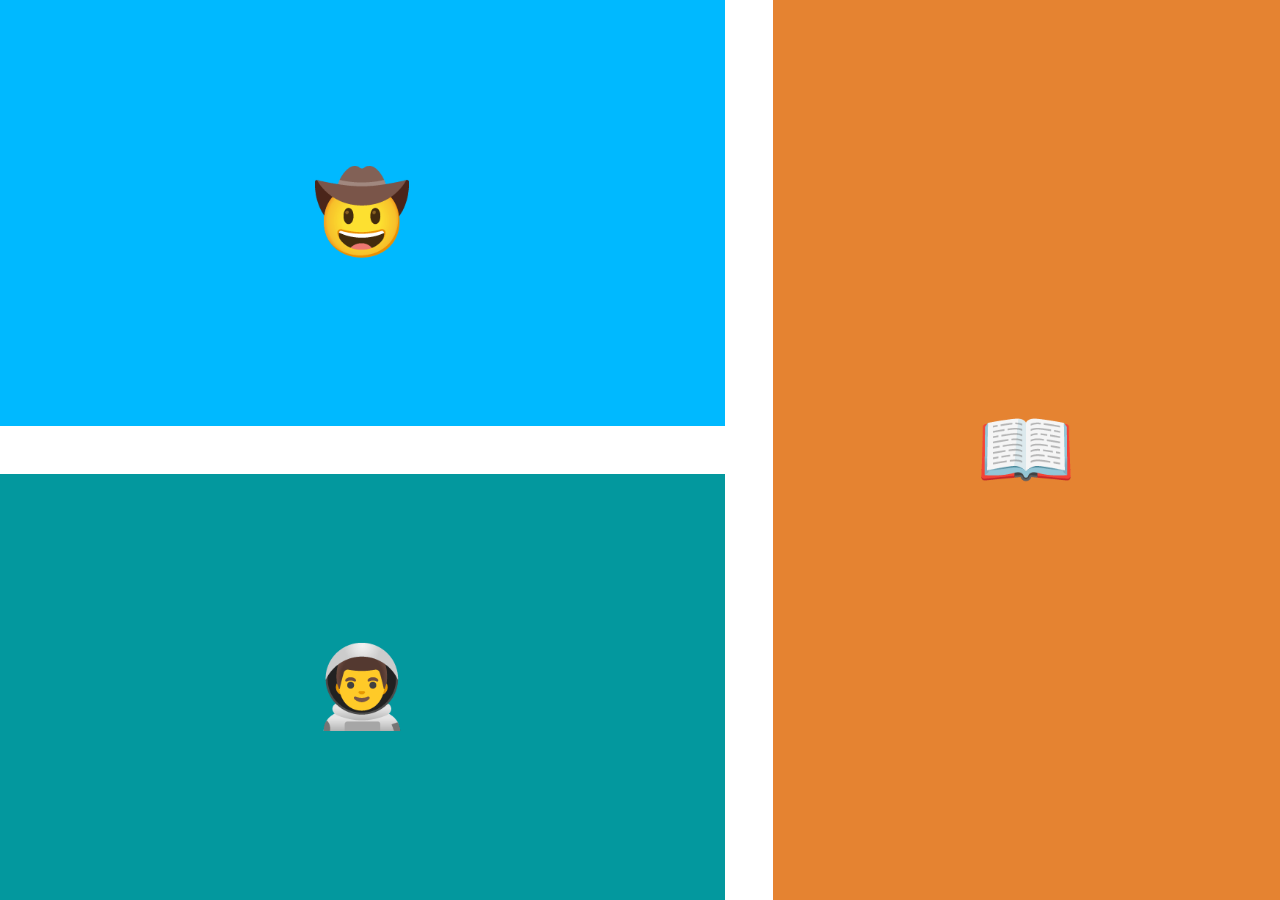
<file: CSS grid placement/exercise3.html>
<!DOCTYPE html>
<html lang="en">

<head>
  <meta charset="UTF-8">
  <meta name="viewport" content="width=device-width, initial-scale=1.0">
  <title>Grid Placement</title>
  <style>
    body {
      padding: 0;
      margin: 0;
    }

    .container {
      height: 100vh;
      display: grid;
      gap: 3rem;
      grid-template-columns: 1fr 1fr 1.5fr;
      grid-template-rows: 1fr 1fr;
    }

    .item {
      font-size: 5rem;
      color: white;
      font-family: Arial, Helvetica, sans-serif;
      background-color: blueviolet;
      display: flex;
      align-items: center;
      justify-content: center;

    }

    .cowboy {
      background-color: #00B9FF;
      grid-column: span 2;
    }

    .astronaut {
      background-color: #03989E;
      order: 1;
      grid-area: 2 / 1 / 3 / 3;
    }

    .book {
      background-color: #E58331;
      /* TODO: Make the book div look like 
      the goal3 image using grid-row. */
      grid-row-start: 1;
      grid-row-end:3 ;
    }
  </style>
</head>

<body>
  <div class="container">
    <div class="item cowboy">🤠</div>
    <div class="item astronaut">👨‍🚀</div>
    <div class="item book">📖</div>
  </div>
</body>

</html>
</file>
<file: CSS cascade/style.css>
/* Don't change the existing CSS. */

.box {
  background-color: blue;
  padding: 10px;
}

p {
  color: yellow;
  margin: 0;
  padding: 0;
}
.white-text {
   background-color: red;
   padding: 10px;
}
#outer-box{
  border: solid purple 10px;
  
}
.inner-box{
  background-color: red;
}
</file>
<file: Meme project/style.css>
body{
    background: rgb(160, 103, 166);
}
h1{
  
   text-transform: uppercase;
   font-size:3rem;
}
.poster{
    margin: 100px ;
    text-align: center;
    font-family: Libre;
    color: white; 
    margin-bottom: 0;
}
#danerys{
    border: solid #fff;
}
#para{
     text-align: center;
     text-transform: capitalize;
     font-size: 14pt;
     background-color: rgb(231, 224, 13);
     margin-left: 300px;
     margin-right: 266px;
     border-radius: 10px;
}
.box{
    width: 1400px;
    height: 100px;
    background-color:darkorange;
    border:solid #fff;
    margin-left: 50px;
    margin-right: 34px;
    text-align: center;
    color: rgb(149, 44, 175);
    font-family:Poppins ;
    font-size: 14pt;
    border-radius: 5px;
    
}
</file>
<file: Web Design/style.css>
body {
  font-family: "Poppins", sans-serif;
  margin: 50px 50px 0 50px;
  background-color: #faf9f6;
  display: flex;
  flex-direction: column;
  min-height: 95vh;
}
.main {
  flex: 1;
}

h1 {
  font-size: 5rem;
}

footer {
  text-align: right;
  color: midnightblue;
}
</file>
